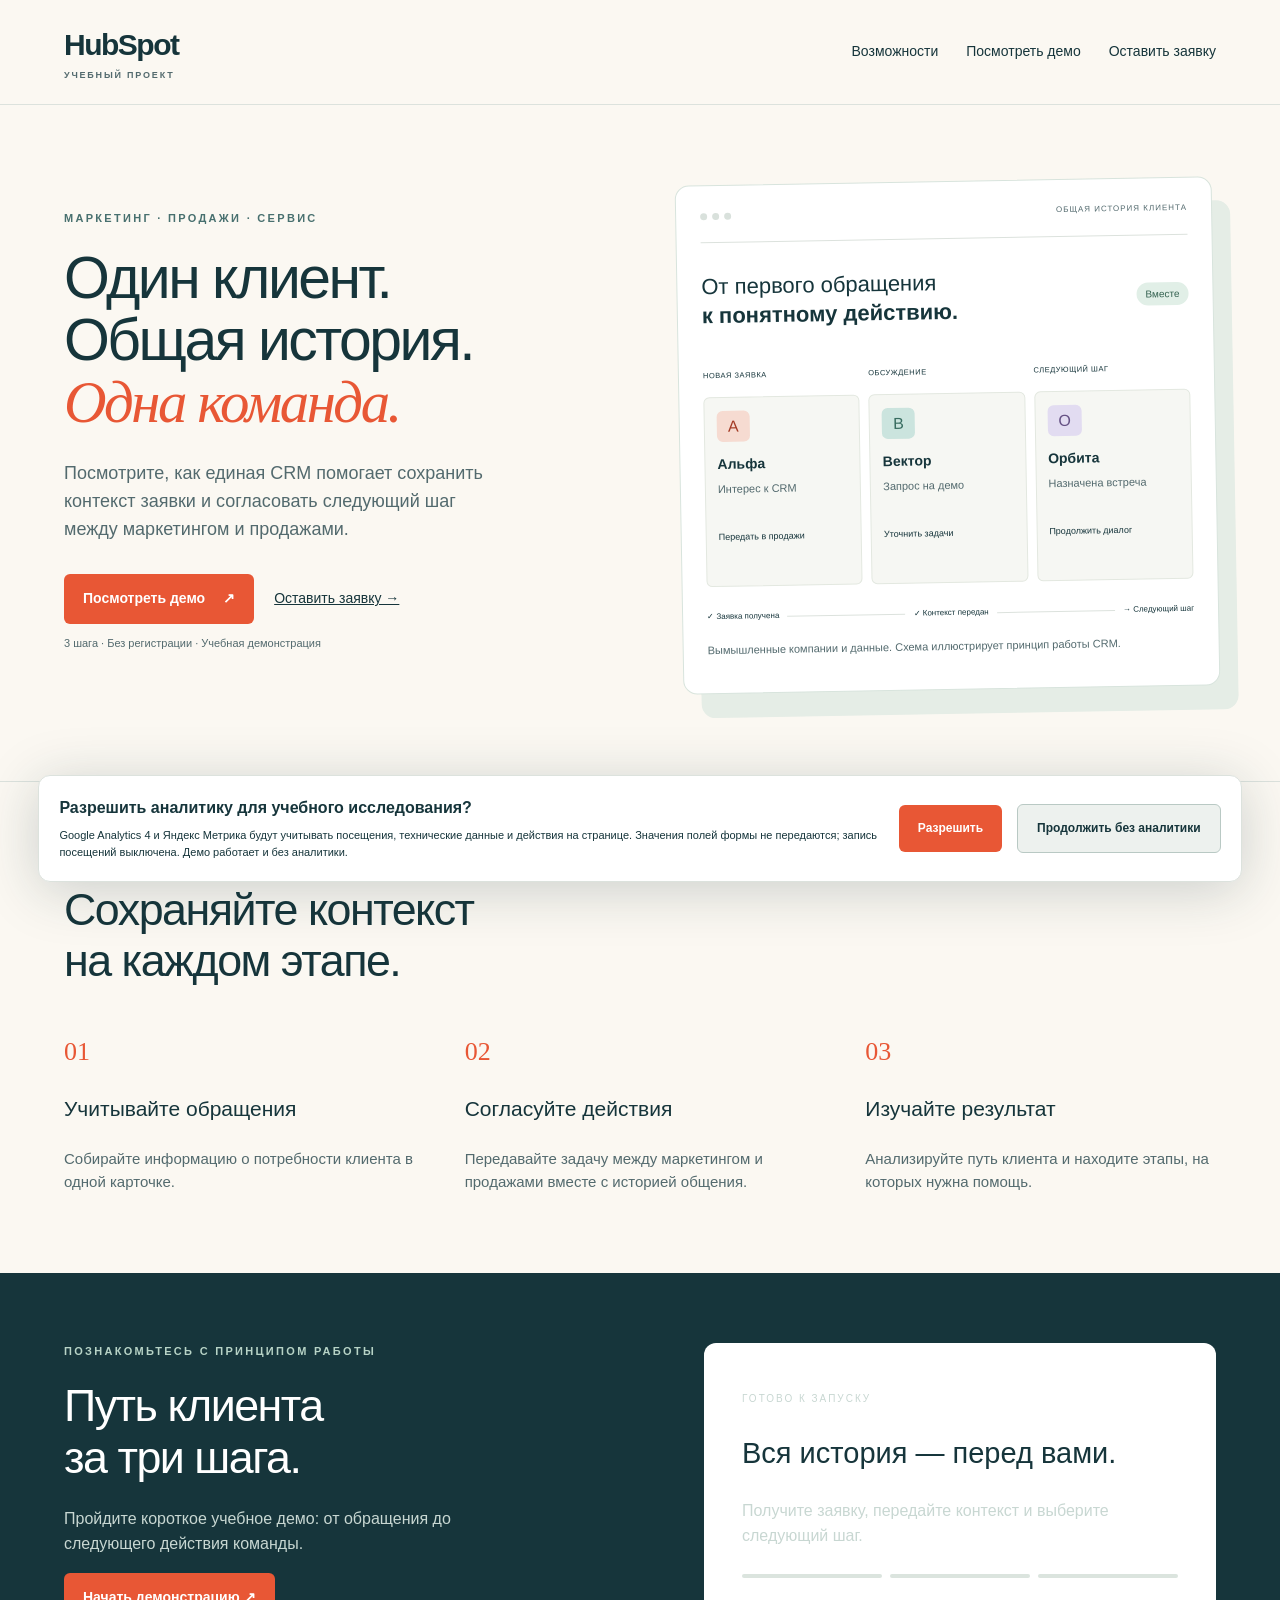
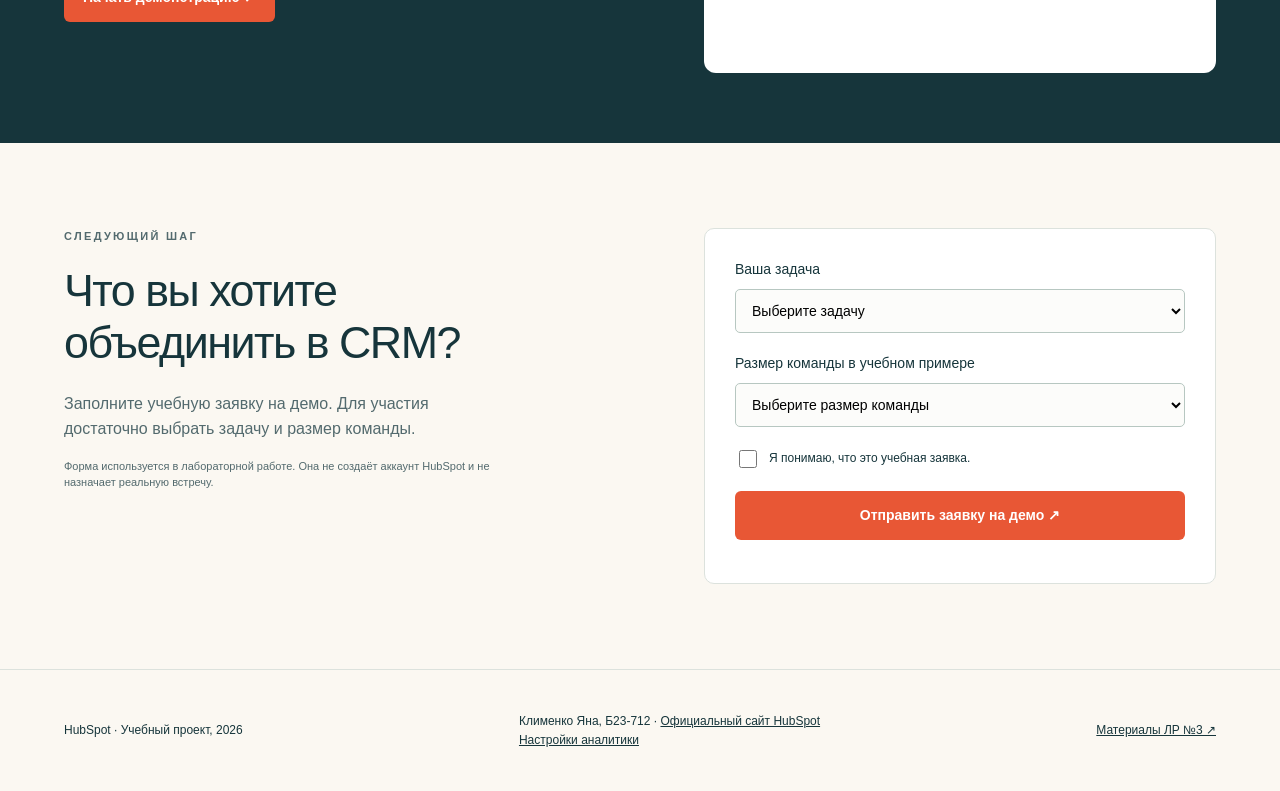
<file: index.html>
<!doctype html><html lang="ru"><head><meta charset="utf-8"><meta name="viewport" content="width=device-width,initial-scale=1"><meta name="description" content="Учебный сайт о HubSpot: единая история клиента, интерактивное демо и заявка на демонстрацию."><meta name="robots" content="noindex,nofollow"><title>HubSpot — маркетинг и продажи в одной системе</title><link rel="stylesheet" href="style.css"><script src="config.js?v=2" defer></script><script src="analytics.js" defer></script><script src="app.js" defer></script></head><body>
<header><a class="brand" href="#">HubSpot<span>УЧЕБНЫЙ ПРОЕКТ</span></a><nav aria-label="Основная навигация"><a href="#workflow">Возможности</a><a href="#demo">Посмотреть демо</a><a href="#request">Оставить заявку</a></nav></header>
<main><section class="hero"><div class="hero-copy"><p class="eyebrow">МАРКЕТИНГ · ПРОДАЖИ · СЕРВИС</p><h1>Один клиент.<br>Общая история.<br><em>Одна команда.</em></h1><p class="intro">Посмотрите, как единая CRM помогает сохранить контекст заявки и согласовать следующий шаг между маркетингом и продажами.</p><div class="actions"><button class="primary" data-start="hero">Посмотреть демо <span>↗</span></button><a class="text-link" href="#request" data-cta="request">Оставить заявку →</a></div><p class="micro">3 шага · Без регистрации · Учебная демонстрация</p></div>
<div class="workspace" aria-label="Учебный пример работы с клиентами"><div class="window-top"><span class="dot"></span><span class="dot"></span><span class="dot"></span><span>ОБЩАЯ ИСТОРИЯ КЛИЕНТА</span></div><div class="pipeline-title"><span>От первого обращения<br><b>к понятному действию.</b></span><span class="pill">Вместе</span></div><div class="columns"><div><span class="col-label">НОВАЯ ЗАЯВКА</span><article><span class="avatar">А</span><h3>Альфа</h3><p>Интерес к CRM</p><small>Передать в продажи</small></article></div><div><span class="col-label">ОБСУЖДЕНИЕ</span><article><span class="avatar teal">В</span><h3>Вектор</h3><p>Запрос на демо</p><small>Уточнить задачи</small></article></div><div><span class="col-label">СЛЕДУЮЩИЙ ШАГ</span><article><span class="avatar violet">О</span><h3>Орбита</h3><p>Назначена встреча</p><small>Продолжить диалог</small></article></div></div><div class="timeline"><span>✓ Заявка получена</span><i></i><span>✓ Контекст передан</span><i></i><span>→ Следующий шаг</span></div><p class="micro">Вымышленные компании и данные. Схема иллюстрирует принцип работы CRM.</p></div></section>
<section class="section" id="workflow"><div class="section-head"><p class="eyebrow">ОБЩАЯ ИНФОРМАЦИЯ ДЛЯ КОМАНДЫ</p><h2>Сохраняйте контекст<br>на каждом этапе.</h2></div><div class="features"><article><span class="num">01</span><h3>Учитывайте обращения</h3><p>Собирайте информацию о потребности клиента в одной карточке.</p></article><article><span class="num">02</span><h3>Согласуйте действия</h3><p>Передавайте задачу между маркетингом и продажами вместе с историей общения.</p></article><article><span class="num">03</span><h3>Изучайте результат</h3><p>Анализируйте путь клиента и находите этапы, на которых нужна помощь.</p></article></div></section>
<section class="demo-section" id="demo"><div><p class="eyebrow">ПОЗНАКОМЬТЕСЬ С ПРИНЦИПОМ РАБОТЫ</p><h2>Путь клиента<br>за три шага.</h2><p>Пройдите короткое учебное демо: от обращения до следующего действия команды.</p><button class="primary" data-start="section">Начать демонстрацию ↗</button></div><div class="demo-card" id="demo-card"><p class="step" id="step-label">ГОТОВО К ЗАПУСКУ</p><h3 id="step-title">Вся история — перед вами.</h3><p id="step-text">Получите заявку, передайте контекст и выберите следующий шаг.</p><div class="progress" aria-label="Ход демонстрации"><i></i><i></i><i></i></div><button id="next-step" class="secondary" hidden>Следующий шаг →</button><p id="demo-result" role="status"></p></div></section>
<section class="request-section" id="request"><div><p class="eyebrow">СЛЕДУЮЩИЙ ШАГ</p><h2>Что вы хотите<br>объединить в CRM?</h2><p>Заполните учебную заявку на демо. Для участия достаточно выбрать задачу и размер команды.</p><p class="micro">Форма используется в лабораторной работе. Она не создаёт аккаунт HubSpot и не назначает реальную встречу.</p></div><form id="request-form"><label>Ваша задача<select name="focus" required><option value="">Выберите задачу</option><option value="marketing">Маркетинг</option><option value="sales">Продажи</option><option value="service">Обслуживание клиентов</option><option value="exploring">Знакомство с CRM</option></select></label><label>Размер команды в учебном примере<select name="size" required><option value="">Выберите размер команды</option><option value="1_19">1–19 человек</option><option value="20_99">20–99 человек</option><option value="100_499">100–499 человек</option><option value="500_plus">500 и более человек</option></select></label><label class="checkbox"><input type="checkbox" required>Я понимаю, что это учебная заявка.</label><button class="primary" type="submit">Отправить заявку на демо ↗</button><p id="form-status" role="status" aria-live="polite"></p></form></section></main>
<footer><span>HubSpot · Учебный проект, 2026</span><p>Клименко Яна, Б23-712 · <a href="https://www.hubspot.com/products" target="_blank" rel="noopener">Официальный сайт HubSpot</a><br><button class="inline" id="privacy-settings">Настройки аналитики</button></p><a href="materials.html">Материалы ЛР №3 ↗</a></footer>
<div id="consent" class="consent" role="region" aria-label="Согласие на аналитику" hidden><div><b>Разрешить аналитику для учебного исследования?</b><p>Google Analytics 4 и Яндекс Метрика будут учитывать посещения, технические данные и действия на странице. Значения полей формы не передаются; запись посещений выключена. Демо работает и без аналитики.</p></div><button id="consent-yes" class="primary">Разрешить</button><button id="consent-no" class="secondary">Продолжить без аналитики</button></div><noscript><p>Для интерактивной демонстрации включите JavaScript в браузере.</p></noscript></body></html>
</file>
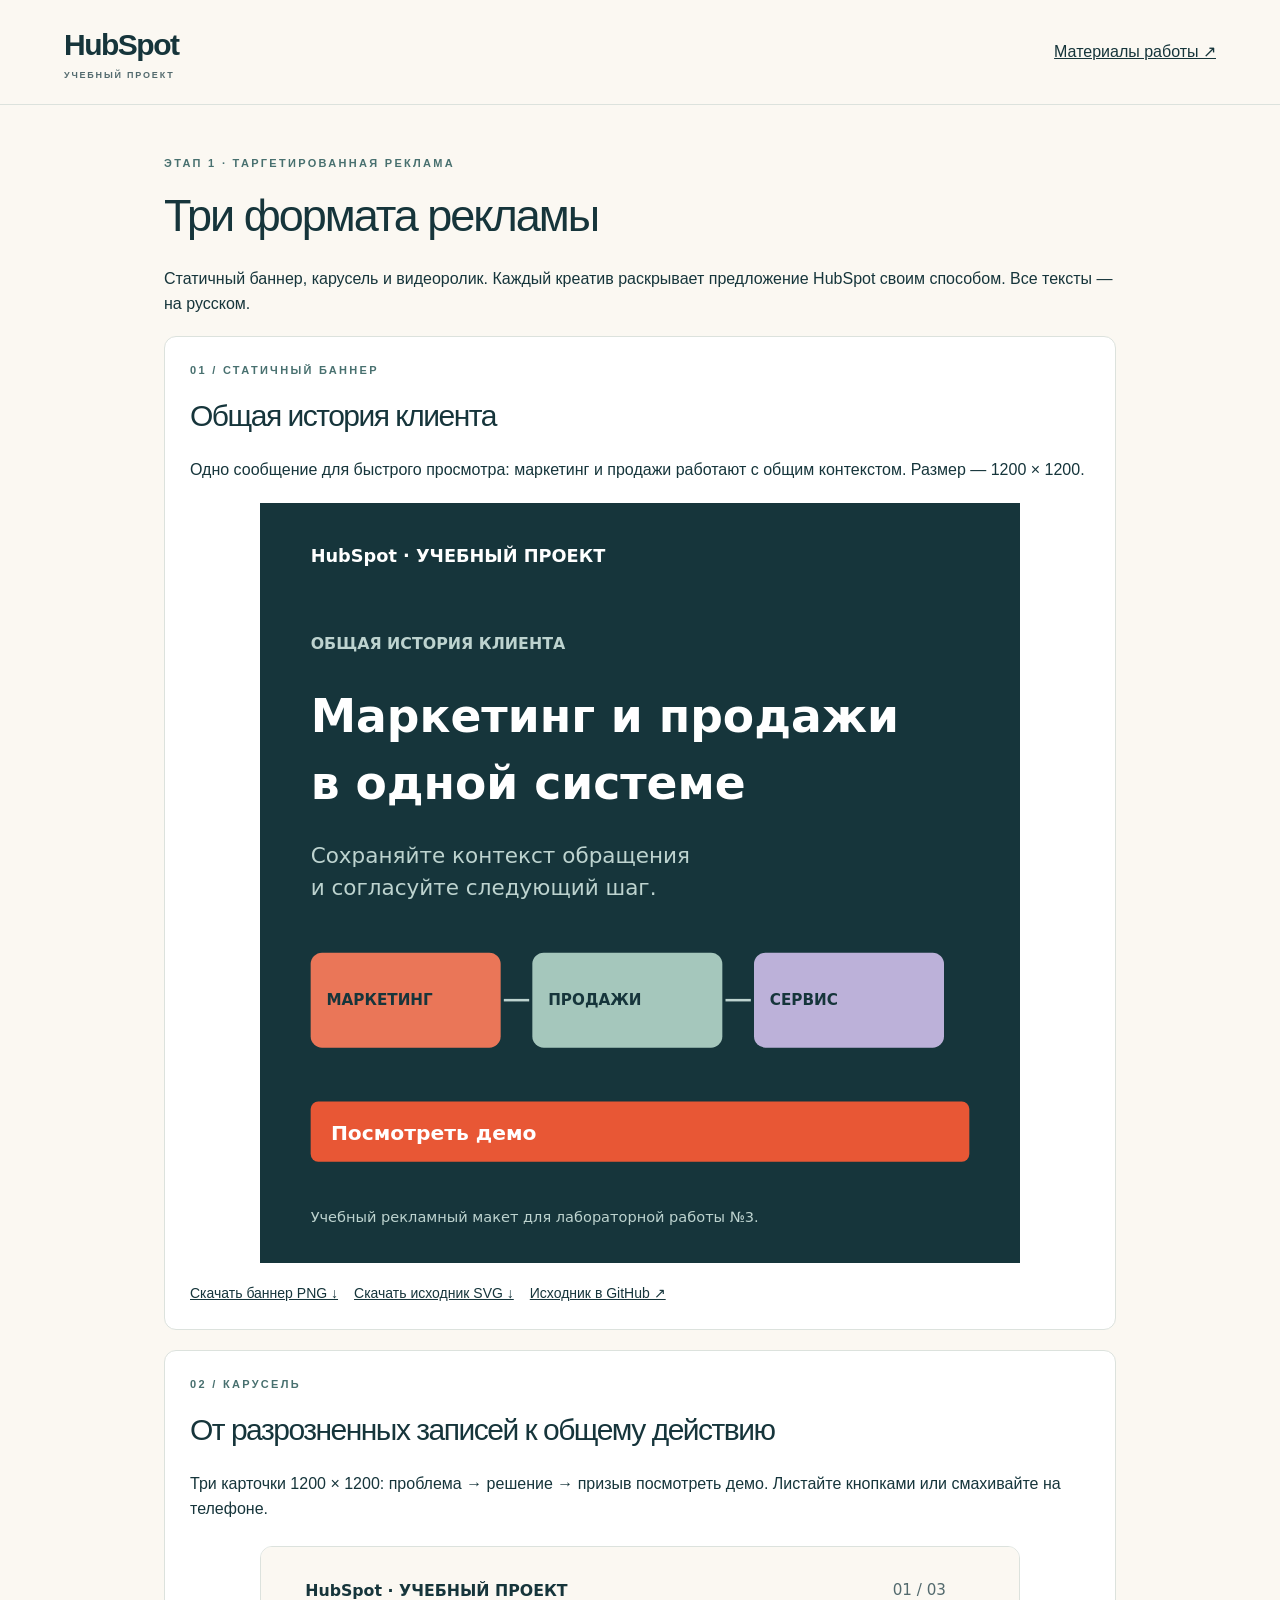
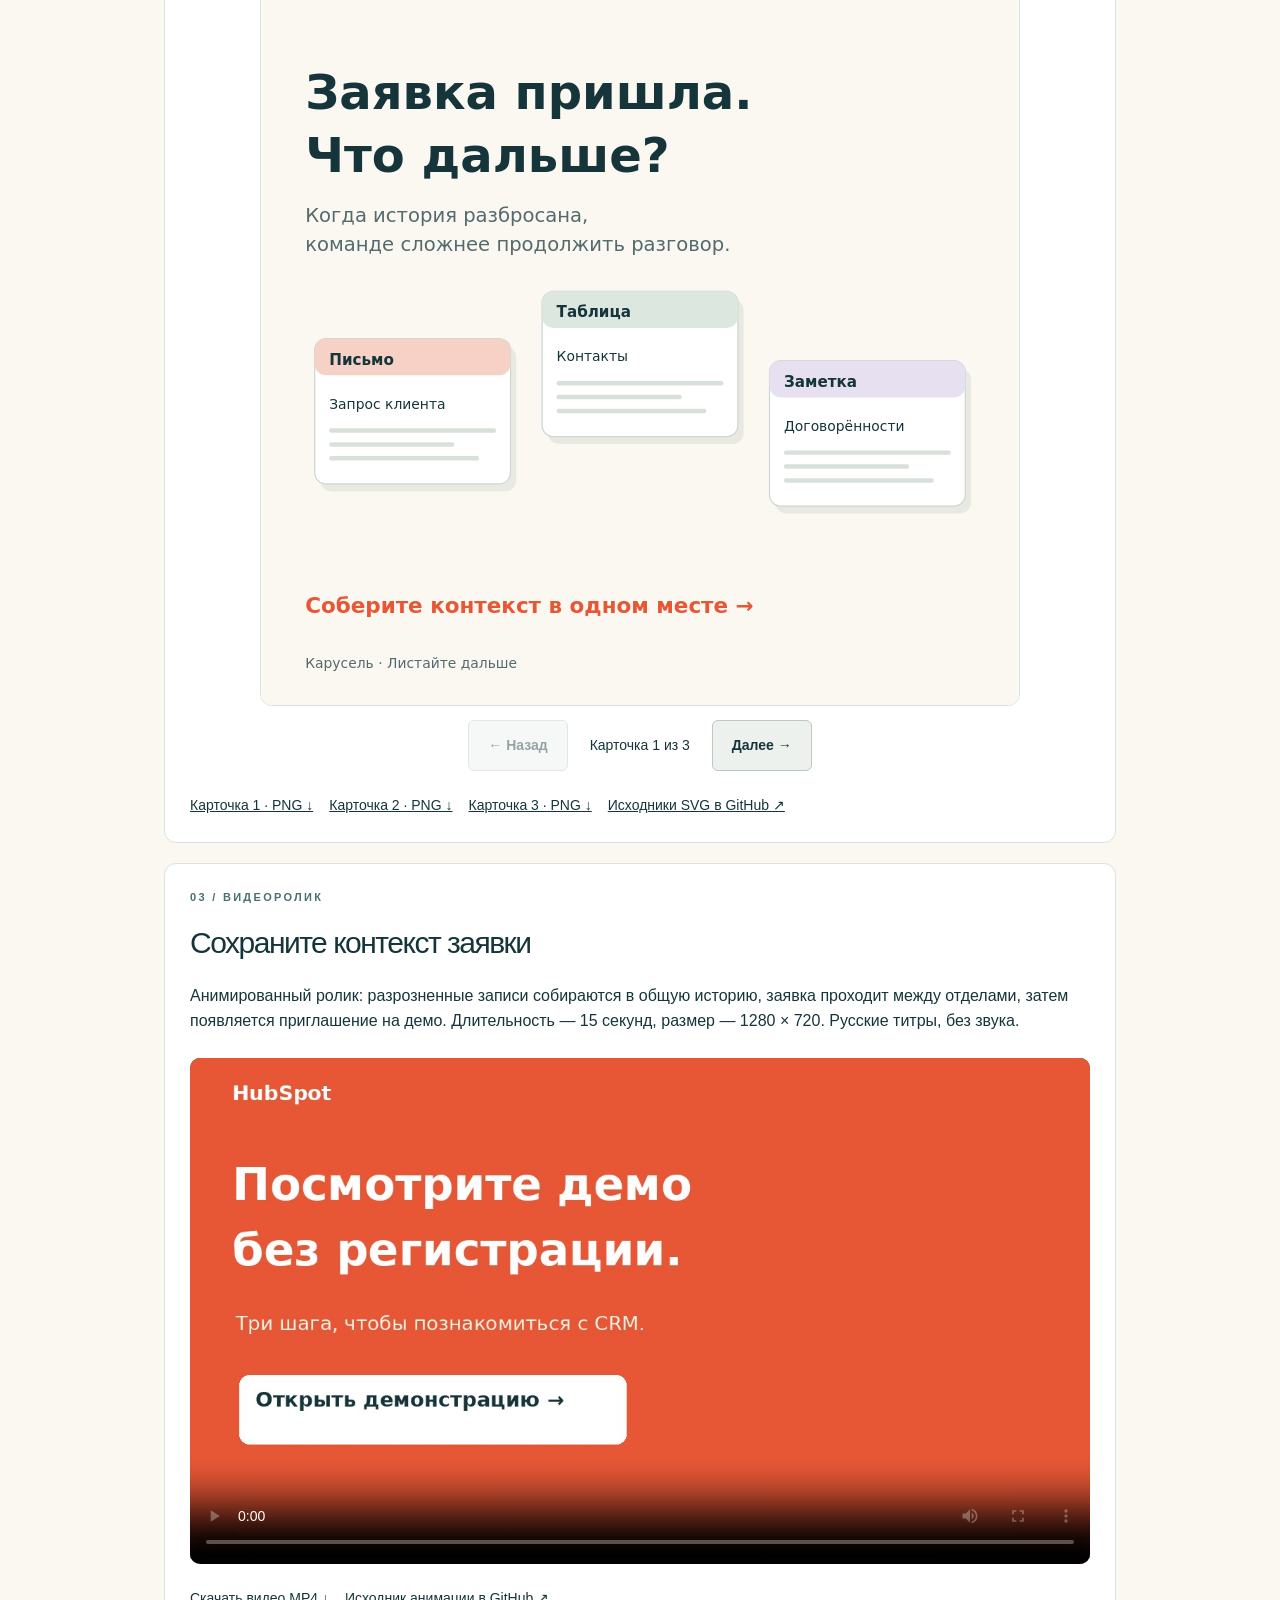
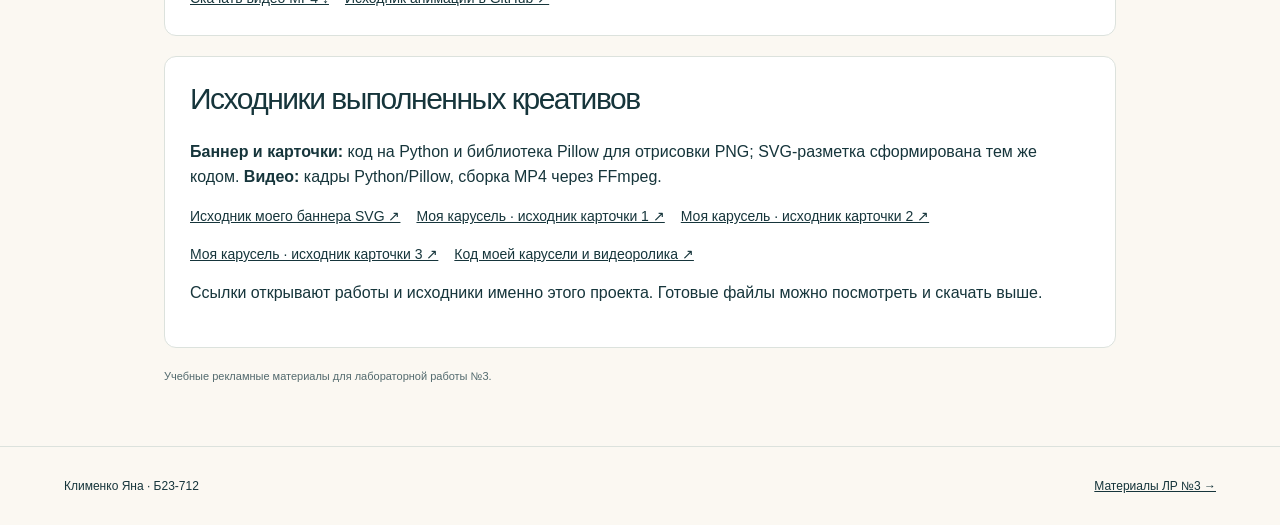
<file: creative-studio.html>
<!doctype html><html lang="ru"><head><meta charset="utf-8"><meta name="viewport" content="width=device-width,initial-scale=1"><meta name="robots" content="noindex,nofollow"><title>Баннер, карусель и видео · ЛР №3</title><link rel="stylesheet" href="style.css"><script src="creatives.js" defer></script></head><body><header><a class="brand" href="index.html">HubSpot<span>УЧЕБНЫЙ ПРОЕКТ</span></a><a href="materials.html">Материалы работы ↗</a></header><main class="materials"><p class="eyebrow">ЭТАП 1 · ТАРГЕТИРОВАННАЯ РЕКЛАМА</p><h1>Три формата рекламы</h1><p>Статичный баннер, карусель и видеоролик. Каждый креатив раскрывает предложение HubSpot своим способом. Все тексты — на русском.</p>
<article class="creative-item" id="banner"><p class="eyebrow">01 / СТАТИЧНЫЙ БАННЕР</p><h2>Общая история клиента</h2><p>Одно сообщение для быстрого просмотра: маркетинг и продажи работают с общим контекстом. Размер — 1200 × 1200.</p><img src="creatives/01-connected.svg" alt="Маркетинг и продажи в одной системе. Посмотреть демо."><div class="source-links"><a href="creatives/01-connected.png" download>Скачать баннер PNG ↓</a><a href="creatives/01-connected.svg" download>Скачать исходник SVG ↓</a><a href="https://github.com/indolentmenace/hubspot-lab3/blob/main/creatives/01-connected.svg">Исходник в GitHub ↗</a></div></article>
<article class="creative-item" id="carousel"><p class="eyebrow">02 / КАРУСЕЛЬ</p><h2>От разрозненных записей к общему действию</h2><p>Три карточки 1200 × 1200: проблема → решение → призыв посмотреть демо. Листайте кнопками или смахивайте на телефоне.</p><div class="carousel-track" id="carousel-track" tabindex="0" role="region" aria-label="Карусель из трёх рекламных карточек"><figure><img src="creatives/02-carousel-1.svg" alt="Карточка 1 из 3. Заявка пришла. Что дальше? История разбросана между письмом, таблицей и заметкой."></figure><figure><img src="creatives/02-carousel-2.svg" alt="Карточка 2 из 3. Вся история в одной карточке: задача, общение и следующее действие."></figure><figure><img src="creatives/02-carousel-3.svg" alt="Карточка 3 из 3. Следующий шаг виден команде. Посмотрите демо без регистрации."></figure></div><div class="carousel-controls"><button class="secondary" id="carousel-prev" aria-label="Предыдущая карточка" disabled>← Назад</button><span id="carousel-status" role="status" aria-live="polite">Карточка 1 из 3</span><button class="secondary" id="carousel-next" aria-label="Следующая карточка">Далее →</button></div><div class="source-links"><a href="creatives/02-carousel-1.png" download>Карточка 1 · PNG ↓</a><a href="creatives/02-carousel-2.png" download>Карточка 2 · PNG ↓</a><a href="creatives/02-carousel-3.png" download>Карточка 3 · PNG ↓</a><a href="https://github.com/indolentmenace/hubspot-lab3/tree/main/creatives">Исходники SVG в GitHub ↗</a></div></article>
<article class="creative-item" id="video"><p class="eyebrow">03 / ВИДЕОРОЛИК</p><h2>Сохраните контекст заявки</h2><p>Анимированный ролик: разрозненные записи собираются в общую историю, заявка проходит между отделами, затем появляется приглашение на демо. Длительность — 15 секунд, размер — 1280 × 720. Русские титры, без звука.</p><video class="creative-video" controls playsinline preload="metadata" poster="creatives/03-video-poster.jpg?v=2" aria-label="Рекламный видеоролик HubSpot, 15 секунд, русские титры"><source src="creatives/03-video.mp4?v=2" type="video/mp4">Ваш браузер не поддерживает встроенное видео. <a href="creatives/03-video.mp4?v=2">Скачать ролик</a>.</video><div class="source-links"><a href="creatives/03-video.mp4?v=2" download>Скачать видео MP4 ↓</a><a href="https://github.com/indolentmenace/hubspot-lab3/blob/main/creatives/render_formats.py">Исходник анимации в GitHub ↗</a></div></article>
<article><h2>Исходники выполненных креативов</h2><p><b>Баннер и карточки:</b> код на Python и библиотека Pillow для отрисовки PNG; SVG-разметка сформирована тем же кодом. <b>Видео:</b> кадры Python/Pillow, сборка MP4 через FFmpeg.</p><div class="source-links"><a href="creatives/01-connected.svg">Исходник моего баннера SVG ↗</a><a href="creatives/02-carousel-1.svg">Моя карусель · исходник карточки 1 ↗</a><a href="creatives/02-carousel-2.svg">Моя карусель · исходник карточки 2 ↗</a><a href="creatives/02-carousel-3.svg">Моя карусель · исходник карточки 3 ↗</a><a href="https://github.com/indolentmenace/hubspot-lab3/blob/main/creatives/render_formats.py">Код моей карусели и видеоролика ↗</a></div><p>Ссылки открывают работы и исходники именно этого проекта. Готовые файлы можно посмотреть и скачать выше.</p></article><p class="micro">Учебные рекламные материалы для лабораторной работы №3.</p></main><footer><span>Клименко Яна · Б23-712</span><a href="materials.html">Материалы ЛР №3 →</a></footer></body></html>
</file>
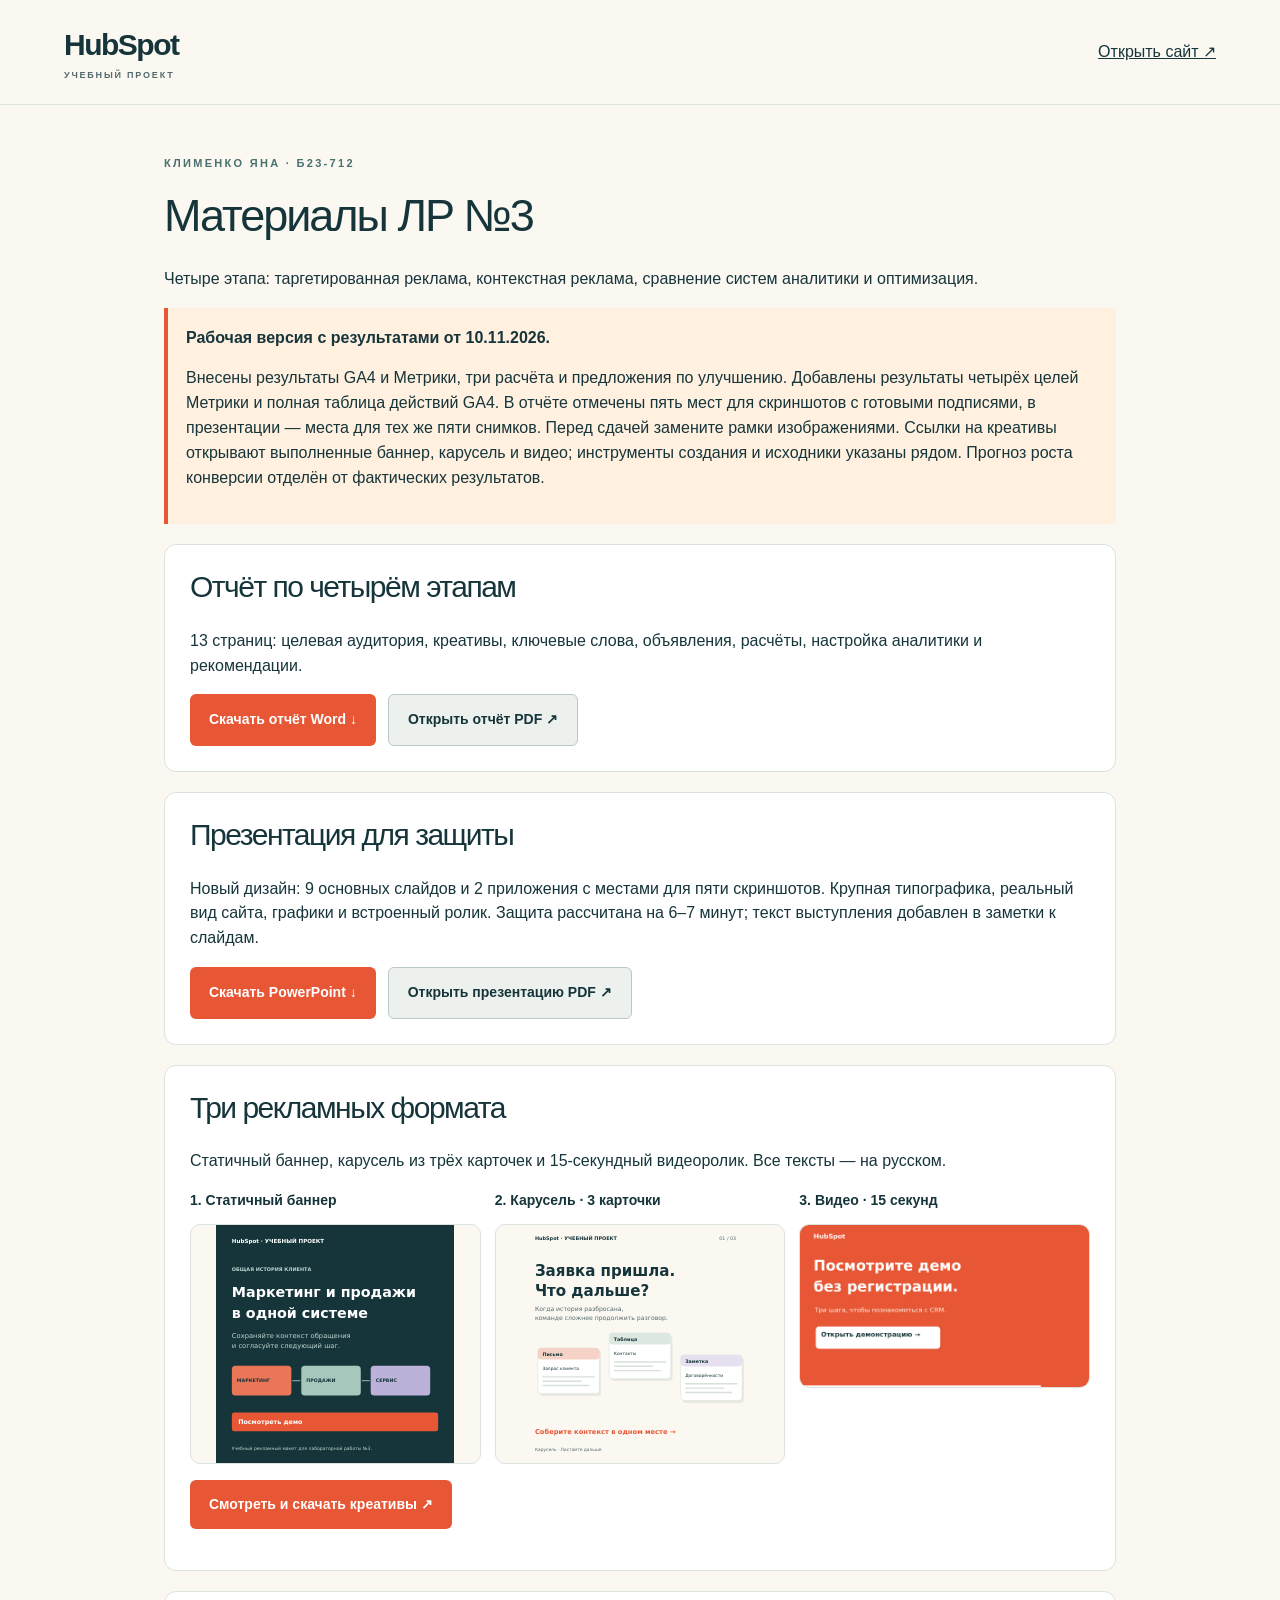
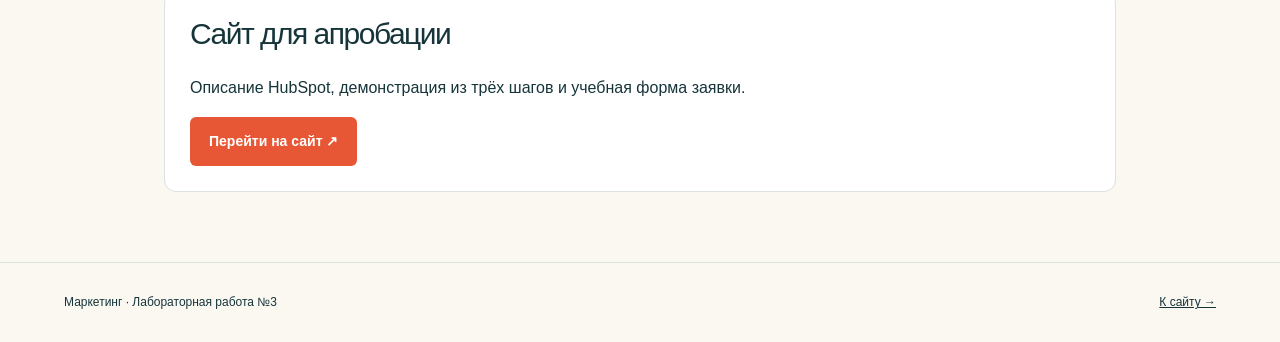
<file: materials.html>
<!doctype html><html lang="ru"><head><meta charset="utf-8"><meta name="viewport" content="width=device-width,initial-scale=1"><meta name="robots" content="noindex,nofollow"><title>Материалы для сдачи · Лабораторная работа №3</title><link rel="stylesheet" href="style.css"></head><body><header><a class="brand" href="index.html">HubSpot<span>УЧЕБНЫЙ ПРОЕКТ</span></a><a href="index.html">Открыть сайт ↗</a></header><main class="materials"><p class="eyebrow">КЛИМЕНКО ЯНА · Б23-712</p><h1>Материалы ЛР №3</h1><p>Четыре этапа: таргетированная реклама, контекстная реклама, сравнение систем аналитики и оптимизация.</p><div class="notice"><b>Рабочая версия с результатами от 10.11.2026.</b><p>Внесены результаты GA4 и Метрики, три расчёта и предложения по улучшению. Добавлены результаты четырёх целей Метрики и полная таблица действий GA4. В отчёте отмечены пять мест для скриншотов с готовыми подписями, в презентации — места для тех же пяти снимков. Перед сдачей замените рамки изображениями. Ссылки на креативы открывают выполненные баннер, карусель и видео; инструменты создания и исходники указаны рядом. Прогноз роста конверсии отделён от фактических результатов.</p></div>
<article><h2>Отчёт по четырём этапам</h2><p>13 страниц: целевая аудитория, креативы, ключевые слова, объявления, расчёты, настройка аналитики и рекомендации.</p><div class="downloads"><a class="primary" href="materials/LR3_HubSpot_report.docx?v=8" download>Скачать отчёт Word ↓</a><a class="secondary" href="materials/LR3_HubSpot_report.pdf?v=8">Открыть отчёт PDF ↗</a></div></article>
<article><h2>Презентация для защиты</h2><p>Новый дизайн: 9 основных слайдов и 2 приложения с местами для пяти скриншотов. Крупная типографика, реальный вид сайта, графики и встроенный ролик. Защита рассчитана на 6–7 минут; текст выступления добавлен в заметки к слайдам.</p><div class="downloads"><a class="primary" href="materials/LR3_HubSpot_presentation.pptx?v=8" download>Скачать PowerPoint ↓</a><a class="secondary" href="materials/LR3_HubSpot_presentation.pdf?v=8">Открыть презентацию PDF ↗</a></div></article>
<article><h2>Три рекламных формата</h2><p>Статичный баннер, карусель из трёх карточек и 15-секундный видеоролик. Все тексты — на русском.</p><div class="creative-grid"><a class="format-preview" href="creative-studio.html#banner"><span>1. Статичный баннер</span><img src="creatives/01-connected.svg" alt="Маркетинг и продажи в одной системе"></a><a class="format-preview" href="creative-studio.html#carousel"><span>2. Карусель · 3 карточки</span><img src="creatives/02-carousel-1.svg" alt="Первая карточка карусели: Заявка пришла. Что дальше?"></a><a class="format-preview" href="creative-studio.html#video"><span>3. Видео · 15 секунд</span><img src="creatives/03-video-poster.jpg?v=2" alt="Кадр видеоролика: Посмотрите демо без регистрации"></a></div><p><a class="primary" href="creative-studio.html">Смотреть и скачать креативы ↗</a></p></article>
<article><h2>Сайт для апробации</h2><p>Описание HubSpot, демонстрация из трёх шагов и учебная форма заявки.</p><a class="primary" href="index.html">Перейти на сайт ↗</a></article></main><footer><span>Маркетинг · Лабораторная работа №3</span><a href="index.html">К сайту →</a></footer></body></html>
</file>
<file: style.css>
:root{--ink:#16353b;--muted:#536a6e;--orange:#e85735;--cream:#fbf8f2;--line:#dce2dd}*{box-sizing:border-box}html{scroll-behavior:smooth;scroll-padding-top:85px}body{margin:0;background:var(--cream);font-family:Arial,Helvetica,sans-serif;color:var(--ink);line-height:1.55}a{color:inherit}button,input,select{font:inherit}button,a,select{touch-action:manipulation}button{cursor:pointer}button:focus-visible,a:focus-visible,select:focus-visible{outline:3px solid #008c95;outline-offset:4px}header{display:flex;align-items:center;justify-content:space-between;padding:22px 5vw;border-bottom:1px solid var(--line);gap:30px}.brand{text-decoration:none;font-size:30px;font-weight:800;letter-spacing:-1.5px}.brand span{display:block;font-size:9px;letter-spacing:2.4px;color:var(--muted)}nav{display:flex;gap:28px;font-size:14px}nav a{text-decoration:none}.hero{padding:76px 5vw 90px;display:grid;grid-template-columns:1fr 1.1fr;gap:5vw;align-items:center}.eyebrow{font-size:11px;font-weight:700;letter-spacing:2.3px;margin:0 0 20px;color:#48706f}h1{font-size:clamp(48px,5.7vw,82px);font-weight:500;line-height:1.05;letter-spacing:-4px;margin:0 0 27px}h1 em{font-family:Georgia,serif;font-weight:400;color:var(--orange)}.intro{font-size:18px;max-width:450px;color:var(--muted)}.actions{display:flex;align-items:center;gap:20px;flex-wrap:wrap;margin-top:30px}.primary,.secondary{border:0;border-radius:6px;padding:14px 19px;font-size:14px;font-weight:700;display:inline-flex;justify-content:center;align-items:center;gap:18px;text-decoration:none}.primary{background:var(--orange);color:white}.primary:hover{background:#c94124}.secondary{background:#edf1ee;color:var(--ink);border:1px solid #b9c9c4}.text-link{font-size:14px}.micro{font-size:11px;color:var(--muted);line-height:1.5}.workspace{padding:24px;background:#fff;border:1px solid #d8e4dd;border-radius:14px;box-shadow:18px 24px 0 #e5ede6;transform:rotate(-1deg)}.window-top{display:flex;gap:5px;align-items:center;font-size:8px;letter-spacing:1.6px;color:var(--muted);border-bottom:1px solid var(--line);padding-bottom:20px}.window-top span:last-child{margin-left:auto}.dot{width:7px;height:7px;background:#d9e1dc;border-radius:100%}.pipeline-title{display:flex;align-items:center;justify-content:space-between;font-size:22px;margin:30px 0;line-height:1.3}.pill{font-size:10px;background:#e1efe7;color:#33614f;padding:5px 9px;border-radius:20px}.columns{display:grid;grid-template-columns:repeat(3,1fr);gap:9px}.col-label{font-size:8px;letter-spacing:1px}.columns article{margin-top:12px;background:#f6f7f3;padding:17px 12px;min-height:185px;border-radius:6px;border:1px solid #e3e8e0}.columns h3{font-size:14px;margin:14px 0 5px}.columns p{font-size:11px;margin:0 0 25px;color:var(--muted)}.columns small{font-size:9px}.avatar{padding:7px 11px;background:#f6dbd1;border-radius:6px;color:#a33a24}.teal{background:#cbe4de;color:#386c60}.violet{background:#e2dcf1;color:#655184}.timeline{display:flex;align-items:center;justify-content:space-between;font-size:9px;margin:24px 0 18px;gap:8px}.timeline i{height:1px;background:var(--line);flex:1}.section{padding:65px 5vw;border-top:1px solid var(--line)}h2{font-size:clamp(30px,3.5vw,46px);font-weight:500;line-height:1.15;letter-spacing:-1.5px;margin:0 0 24px}.features{display:grid;grid-template-columns:repeat(3,1fr);gap:50px;margin-top:45px}.features h3{font-size:21px;font-weight:500}.features p{color:var(--muted);font-size:15px}.num{font-family:Georgia,serif;color:var(--orange);font-size:26px}.demo-section{padding:70px 5vw;background:var(--ink);color:white;display:grid;grid-template-columns:1fr 1fr;gap:10vw}.demo-section .eyebrow{color:#b7d3c6}.demo-section>div>p:not(.eyebrow){max-width:420px;color:#c8d7d2}.demo-card{background:#fff;color:var(--ink);border-radius:12px;padding:38px;align-self:center;min-height:330px}.demo-card h3{font-size:29px;font-weight:500;line-height:1.2}.demo-card p{color:var(--muted)}.step{font-size:10px;letter-spacing:2px}.progress{display:flex;gap:8px;margin:25px 0}.progress i{height:4px;flex:1;background:#dbe4de;border-radius:10px}.progress i.active{background:var(--orange)}.request-section{display:grid;grid-template-columns:1fr 1fr;gap:10vw;padding:85px 5vw}.request-section>div>p{max-width:450px;color:var(--muted)}form{background:#fff;border:1px solid var(--line);padding:30px;border-radius:10px}form label{display:block;margin-bottom:20px;font-size:14px}select{display:block;width:100%;background:#fcfcfa;border:1px solid #b7c7c1;border-radius:5px;padding:12px;margin-top:8px}.checkbox{display:flex;align-items:center;gap:9px;font-size:12px}.checkbox input{width:18px;height:18px}form .primary{width:100%}form p{font-size:13px}.faq{max-width:1100px;margin:auto}.faq details{border-bottom:1px solid var(--line);padding:20px 0}.faq summary{cursor:pointer;font-weight:600}.faq p{color:var(--muted)}.inline{border:0;background:none;text-decoration:underline;color:var(--ink);padding:0}footer{padding:30px 5vw;display:flex;justify-content:space-between;align-items:center;gap:20px;border-top:1px solid var(--line);font-size:12px}.consent{position:fixed;bottom:18px;left:3vw;right:3vw;background:white;box-shadow:0 8px 55px #16353b35;border:1px solid var(--line);border-radius:12px;padding:20px;display:flex;align-items:center;gap:15px;z-index:9}.consent div{flex:1}.consent p{font-size:11px;margin:6px 0 0}.consent button{font-size:12px;white-space:nowrap}[hidden]{display:none!important}.materials{max-width:1000px;margin:0 auto;padding:50px 24px}.materials h1{font-size:45px;letter-spacing:-2px}.materials article{background:white;padding:25px;border:1px solid var(--line);border-radius:12px;margin:20px 0}.downloads{display:flex;gap:12px;flex-wrap:wrap}.notice{padding:18px;background:#fff0df;border-left:4px solid var(--orange)}.creative-grid{display:grid;grid-template-columns:repeat(3,1fr);gap:14px}.creative-grid img{width:100%;border:1px solid var(--line);border-radius:10px}
@media(max-width:850px){header{align-items:flex-start}nav{gap:12px;font-size:12px;flex-wrap:wrap;justify-content:flex-end}.hero{grid-template-columns:1fr;padding-top:45px;gap:48px}.hero-copy{max-width:650px}h1{letter-spacing:-2px}.workspace{transform:none;box-shadow:8px 10px 0 #e5ede6}.features{gap:22px}.demo-section,.request-section{grid-template-columns:1fr;gap:30px}.consent{flex-wrap:wrap}.consent div{flex-basis:100%}.consent button{flex:1}.creative-grid{grid-template-columns:1fr 1fr}}@media(max-width:520px){header{padding:18px 5vw}.brand{font-size:25px}nav a:first-child{display:none}nav{max-width:180px}.hero{padding-bottom:55px}.workspace{padding:15px}.columns article{padding:12px 8px}.pipeline-title{font-size:19px}.columns h3{font-size:12px}.columns p{font-size:10px}.columns small{font-size:8px}.features{grid-template-columns:1fr;gap:20px}.section{padding-top:45px;padding-bottom:45px}.demo-section,.request-section{padding-top:48px;padding-bottom:48px}.demo-card{padding:24px}.consent{bottom:8px;padding:14px}.consent button{white-space:normal;font-size:11px;padding:10px}footer{flex-wrap:wrap}.creative-grid{grid-template-columns:1fr}.materials h1{font-size:35px}}

/* Адаптация русских заголовков и подписей. */
h1{font-size:clamp(40px,4.6vw,66px);letter-spacing:-2.5px}.hero{grid-template-columns:1.05fr 1fr;gap:4vw}.brand span{letter-spacing:1.8px}.window-top span:last-child{letter-spacing:1px}.columns article{min-height:190px}.col-label{font-size:7.5px;letter-spacing:.5px}.timeline{font-size:8px}.materials h2{font-size:30px}.creative-item img{display:block;width:100%;max-width:760px;margin:20px auto}.source-links{display:flex;gap:16px;flex-wrap:wrap;font-size:14px}@media(max-width:850px){.hero{grid-template-columns:1fr}h1{font-size:clamp(38px,7.2vw,62px)}}@media(max-width:520px){h1{font-size:clamp(31px,8.2vw,43px);letter-spacing:-1.3px}.hero{gap:32px}.col-label{font-size:6.5px}.columns h3{font-size:12px}.columns small{font-size:8px}.columns article{padding:11px 7px;min-height:170px}.pipeline-title{font-size:17px}.timeline{font-size:7px}.window-top span:last-child{font-size:7px}.consent{gap:10px}.consent .primary{flex:1}.consent .secondary{flex:2}}
.carousel-track{display:flex;max-width:760px;overflow-x:auto;scroll-snap-type:x mandatory;overscroll-behavior-x:contain;margin:24px auto 14px;border:1px solid var(--line);border-radius:12px}.carousel-track figure{flex:0 0 100%;min-width:0;margin:0;scroll-snap-align:start}.creative-item .carousel-track img{width:100%;max-width:none;margin:0}.carousel-controls{display:flex;align-items:center;justify-content:center;gap:22px;margin:10px 0 24px;font-size:14px}.carousel-controls button:disabled{opacity:.45;cursor:default}.carousel-track:focus-visible{outline:3px solid #008c95;outline-offset:4px}.creative-video{display:block;width:100%;height:auto;aspect-ratio:16/9;background:#16353b;border-radius:10px;margin:24px auto;max-width:900px}.format-preview{display:flex;flex-direction:column;gap:12px;text-decoration:none}.format-preview span{font-size:14px;font-weight:700}.format-preview img{height:auto;max-height:240px;object-fit:contain;background:var(--cream)}@media(max-width:520px){.carousel-controls{gap:10px;font-size:12px}.carousel-controls button{padding:10px 12px}}
</file>
